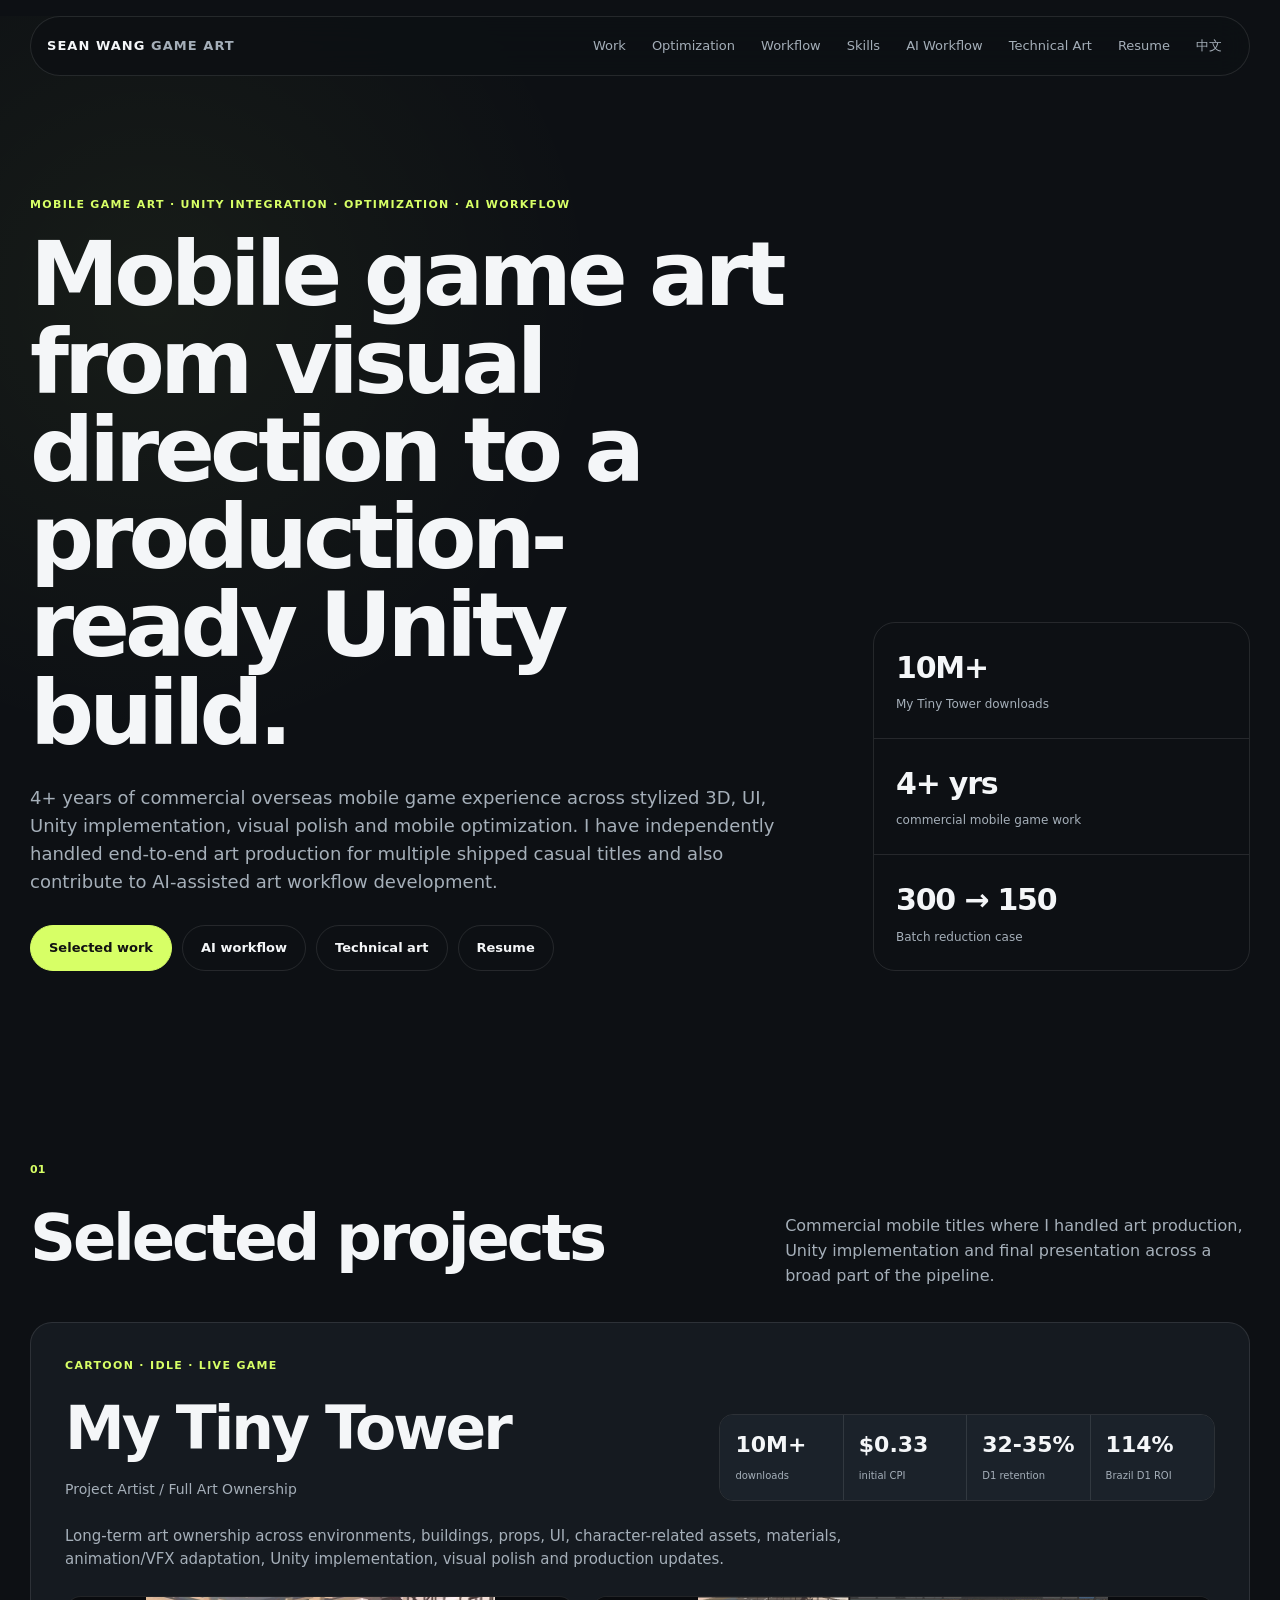
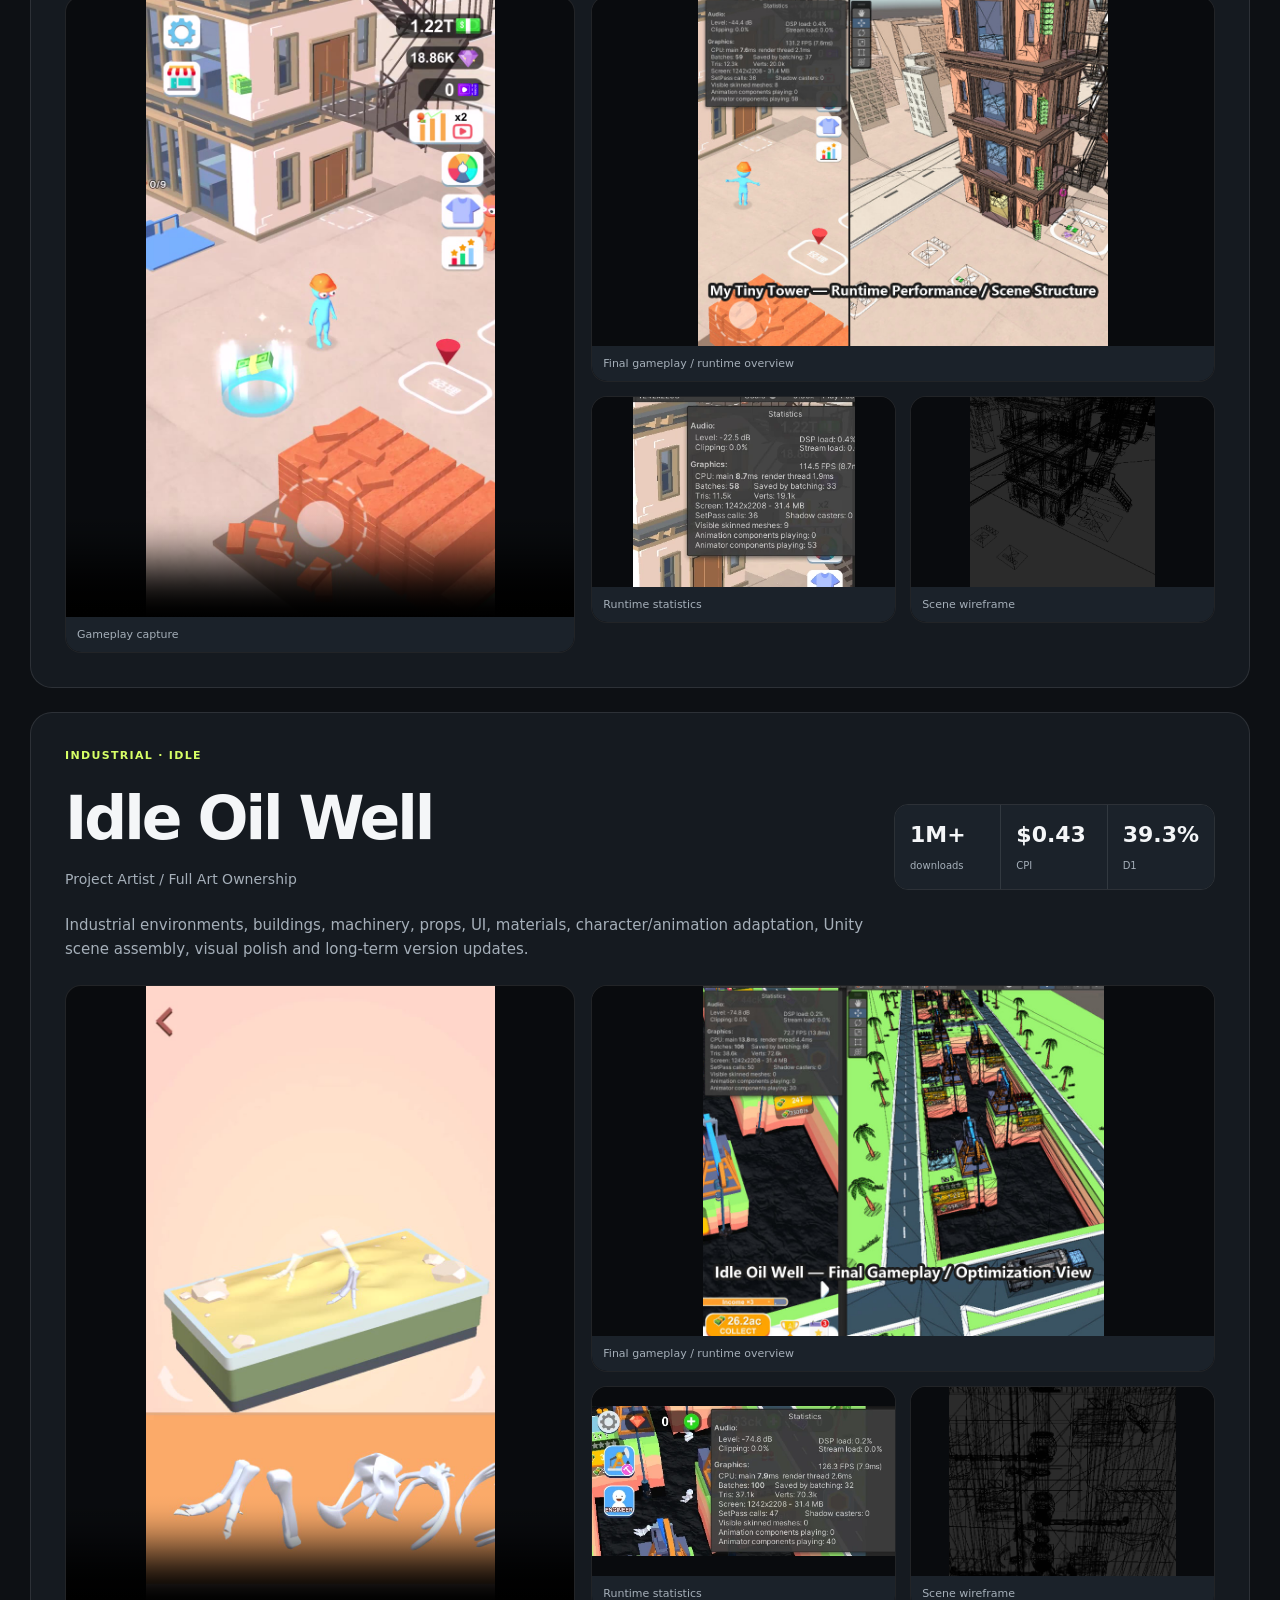
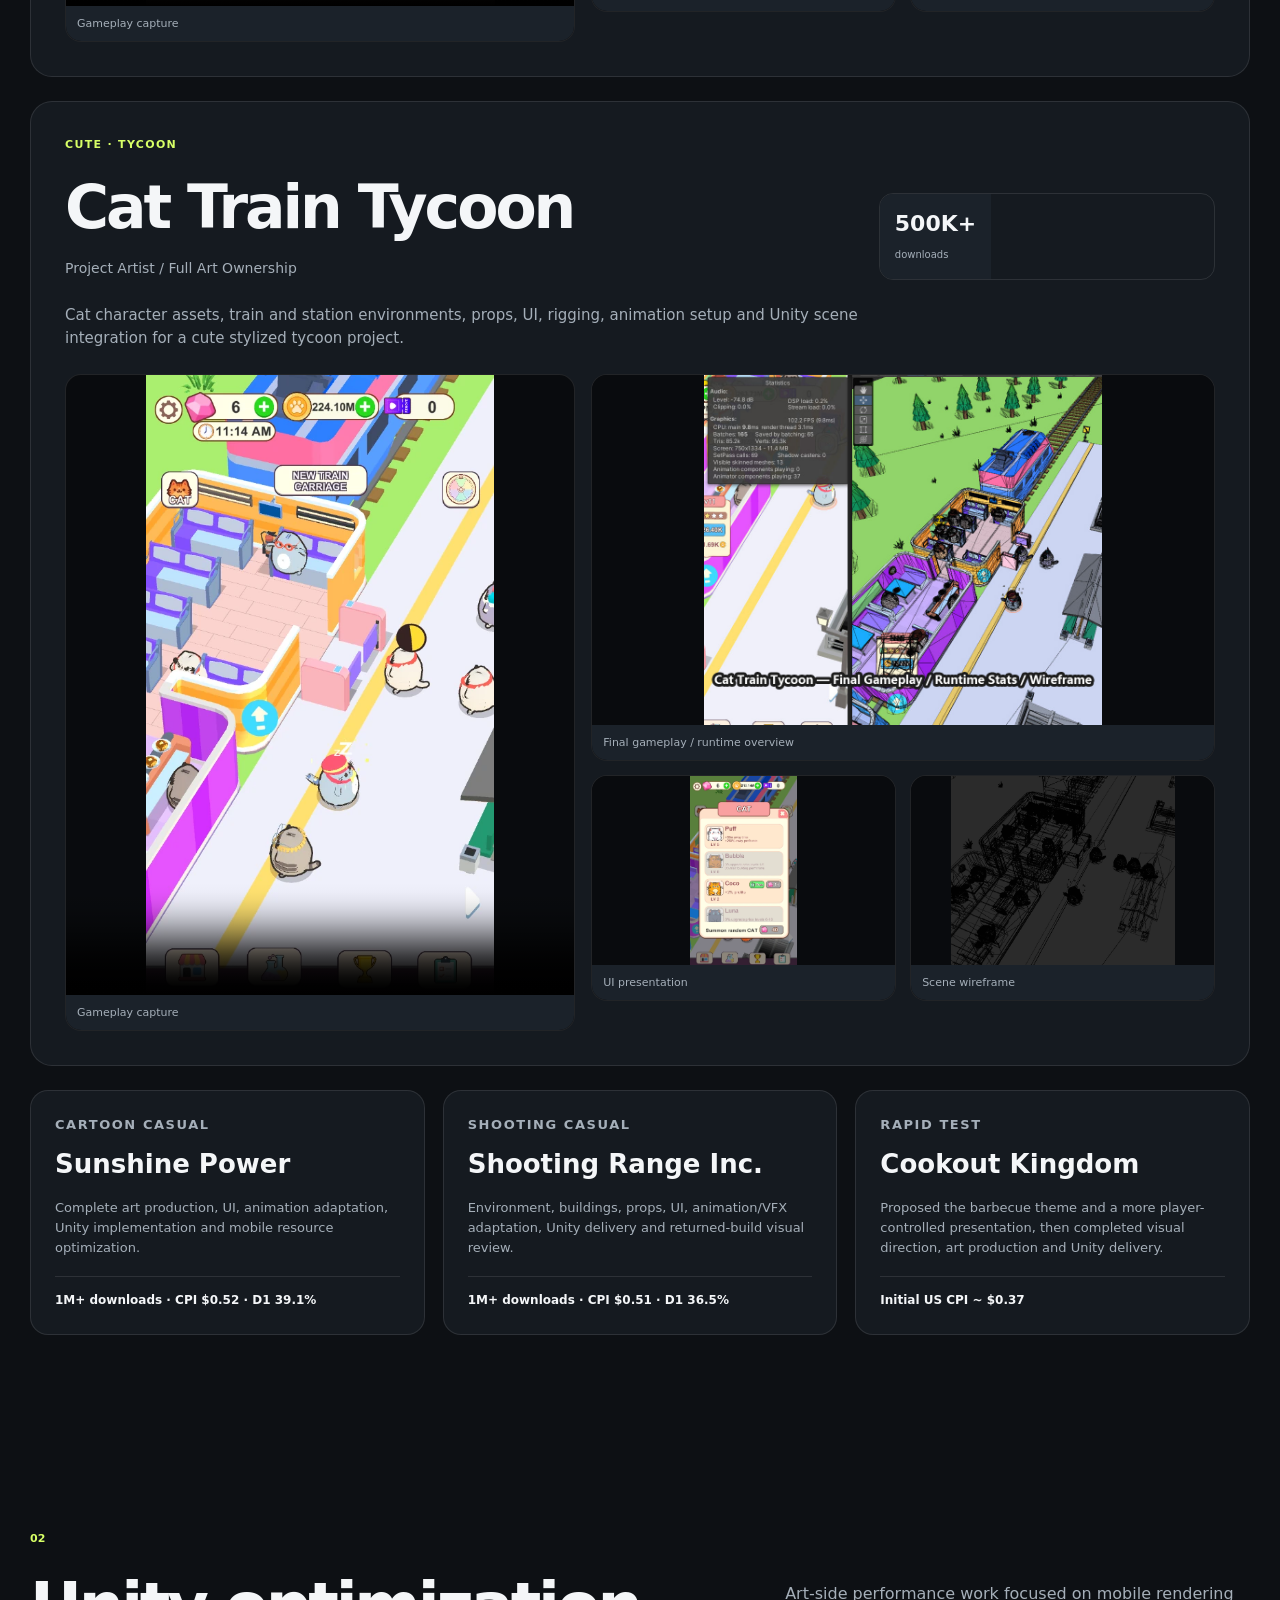
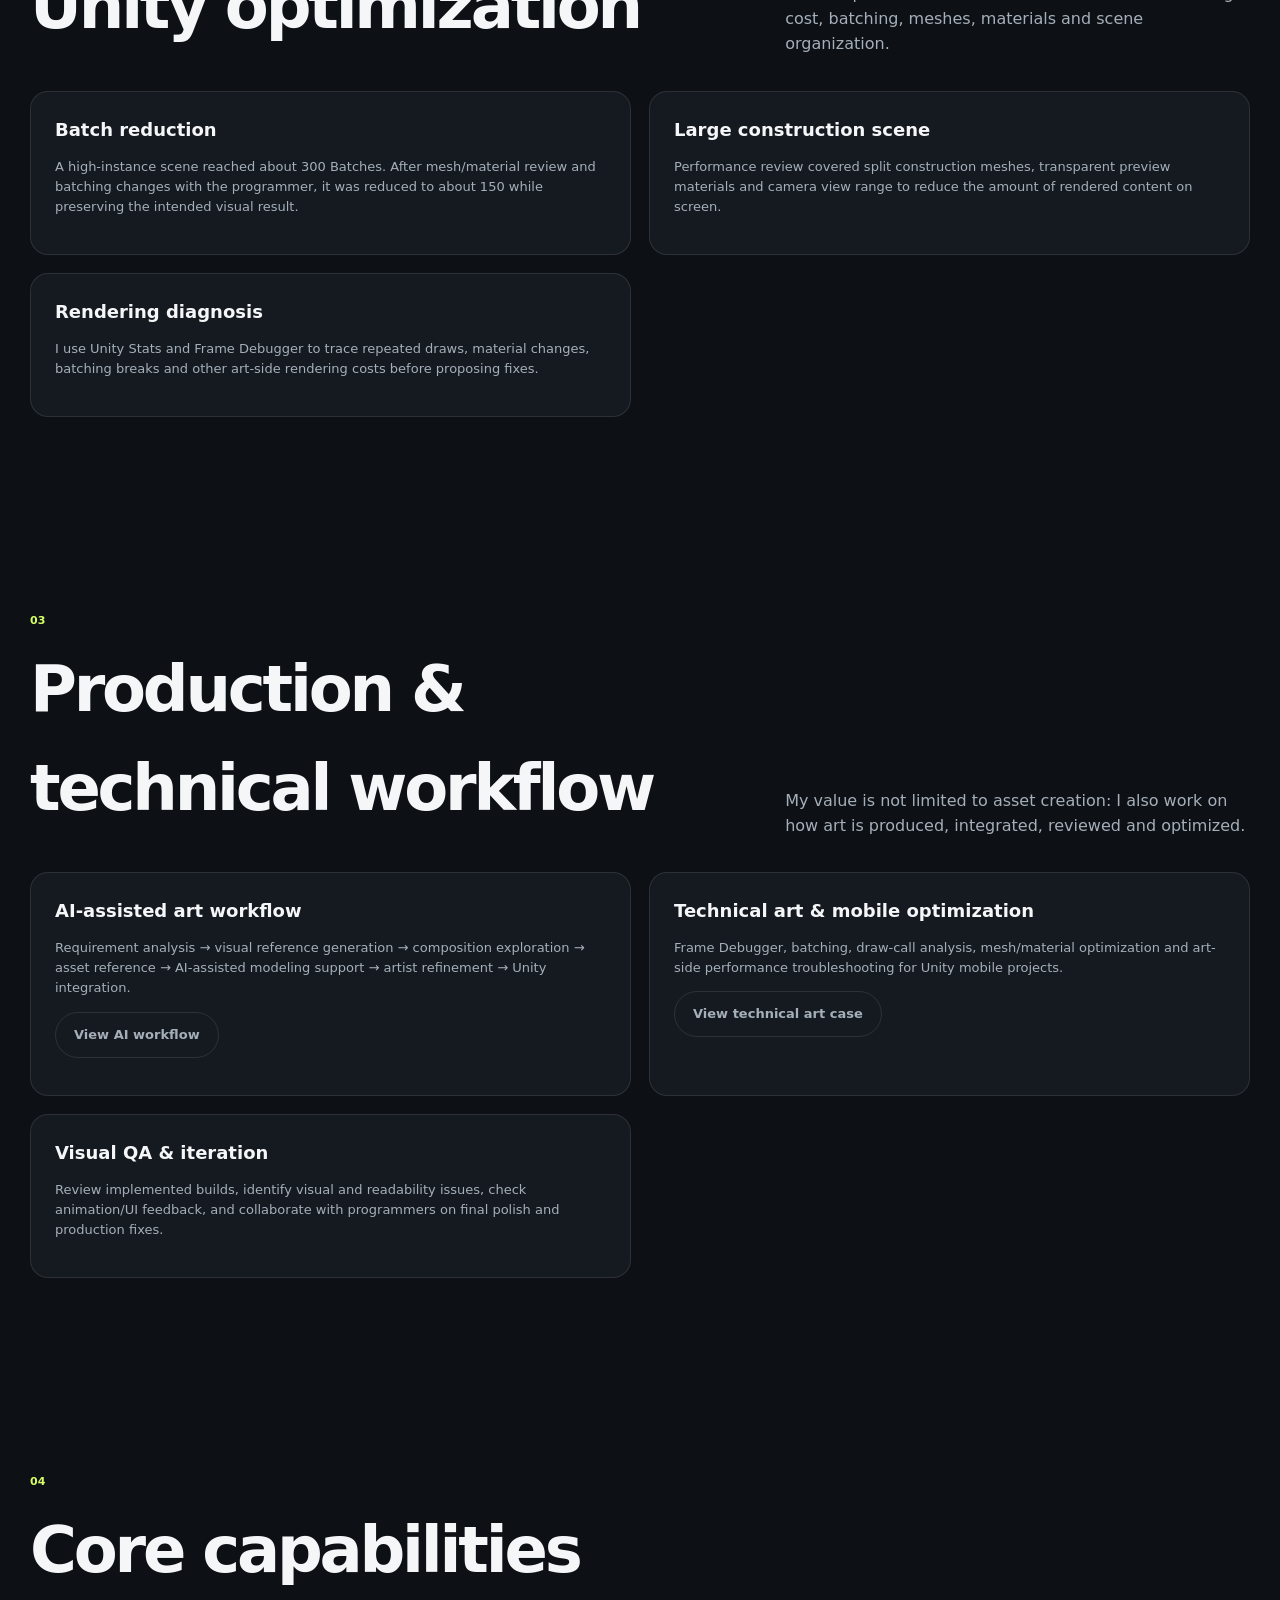
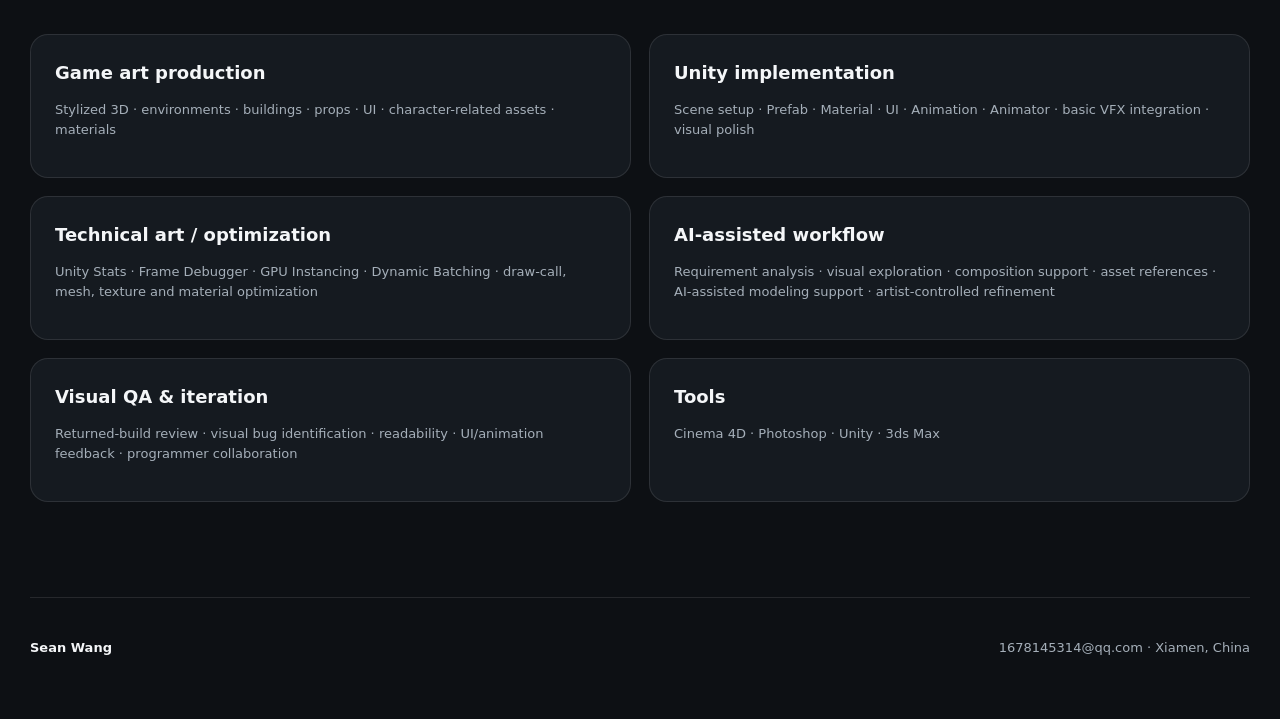
<file: index.html>
<!DOCTYPE html>
<html lang="en">
<head>
  <meta charset="UTF-8" />
  <meta name="viewport" content="width=device-width, initial-scale=1.0" />
  <meta name="description" content="Sean Wang - Mobile Game Artist specializing in stylized 3D, Unity integration, mobile optimization and AI-assisted art workflows for commercial casual games." />
  <meta name="theme-color" content="#0d1014" />
  <title>Sean Wang - Mobile Game Artist | Unity Integration, Optimization & AI Workflow</title>
  <link rel="stylesheet" href="styles.css" />
</head>
<body>
  <header class="topbar shell">
    <a class="brand" href="#top">SEAN WANG <span>GAME ART</span></a>
    <button class="menu-toggle" aria-label="Toggle navigation" aria-expanded="false"><span></span><span></span></button>
    <nav class="nav-links">
      <a href="#work">Work</a><a href="#optimization">Optimization</a><a href="#workflow">Workflow</a><a href="#skills">Skills</a>
      <a href="ai-workflow.html">AI Workflow</a><a href="technical-art.html">Technical Art</a>
      <a href="Sean_Wang_3D_Game_Generalist_Resume.pdf" target="_blank" rel="noopener">Resume</a>
      <a href="https://xbin1678145314-spec.github.io/portfolio-cn/">中文</a>
    </nav>
  </header>

  <main id="top">
    <section class="hero shell">
      <div class="hero-copy">
        <p class="kicker">MOBILE GAME ART · UNITY INTEGRATION · OPTIMIZATION · AI WORKFLOW</p>
        <h1>Mobile game art from visual direction to a production-ready Unity build.</h1>
        <p class="lede">4+ years of commercial overseas mobile game experience across stylized 3D, UI, Unity implementation, visual polish and mobile optimization. I have independently handled end-to-end art production for multiple shipped casual titles and also contribute to AI-assisted art workflow development.</p>
        <div class="hero-actions"><a class="btn primary" href="#work">Selected work</a><a class="btn" href="ai-workflow.html">AI workflow</a><a class="btn" href="technical-art.html">Technical art</a><a class="btn" href="Sean_Wang_3D_Game_Generalist_Resume.pdf" target="_blank">Resume</a></div>
      </div>
      <div class="hero-facts">
        <div><strong>10M+</strong><span>My Tiny Tower downloads</span></div>
        <div><strong>4+ yrs</strong><span>commercial mobile game work</span></div>
        <div><strong>300 → 150</strong><span>Batch reduction case</span></div>
      </div>
    </section>

    <section class="section shell" id="work">
      <div class="section-head"><div><span>01</span><h2>Selected projects</h2></div><p>Commercial mobile titles where I handled art production, Unity implementation and final presentation across a broad part of the pipeline.</p></div>

      <article class="project flagship">
        <div class="project-intro">
          <div><p class="eyebrow">CARTOON · IDLE · LIVE GAME</p><h3>My Tiny Tower</h3><p class="role">Project Artist / Full Art Ownership</p></div>
          <div class="kpis"><div><strong>10M+</strong><span>downloads</span></div><div><strong>$0.33</strong><span>initial CPI</span></div><div><strong>32-35%</strong><span>D1 retention</span></div><div><strong>114%</strong><span>Brazil D1 ROI</span></div></div>
        </div>
        <p class="project-desc">Long-term art ownership across environments, buildings, props, UI, character-related assets, materials, animation/VFX adaptation, Unity implementation, visual polish and production updates.</p>
        <div class="media-feature">
          <figure class="video-card"><video controls muted playsinline preload="metadata" poster="assets/my-tiny-tower-gameplay-poster.jpg"><source src="assets/my-tiny-tower-gameplay.mp4" type="video/mp4"></video><figcaption>Gameplay capture</figcaption></figure>
          <div class="image-grid">
            <figure><a href="assets/tiny-tower-proof.jpg" target="_blank"><img src="assets/tiny-tower-proof.jpg" alt="My Tiny Tower final gameplay and runtime proof" loading="lazy"></a><figcaption>Final gameplay / runtime overview</figcaption></figure>
            <figure><a href="assets/tiny-tower-performance.webp" target="_blank"><img src="assets/tiny-tower-performance.webp" alt="My Tiny Tower runtime statistics" loading="lazy"></a><figcaption>Runtime statistics</figcaption></figure>
            <figure><a href="assets/tiny-tower-wireframe.webp" target="_blank"><img src="assets/tiny-tower-wireframe.webp" alt="My Tiny Tower wireframe" loading="lazy"></a><figcaption>Scene wireframe</figcaption></figure>
          </div>
        </div>
      </article>

      <article class="project">
        <div class="project-intro"><div><p class="eyebrow">INDUSTRIAL · IDLE</p><h3>Idle Oil Well</h3><p class="role">Project Artist / Full Art Ownership</p></div><div class="kpis compact"><div><strong>1M+</strong><span>downloads</span></div><div><strong>$0.43</strong><span>CPI</span></div><div><strong>39.3%</strong><span>D1</span></div></div></div>
        <p class="project-desc">Industrial environments, buildings, machinery, props, UI, materials, character/animation adaptation, Unity scene assembly, visual polish and long-term version updates.</p>
        <div class="media-feature">
          <figure class="video-card"><video controls muted playsinline preload="metadata" poster="assets/idle-oil-gameplay-poster.jpg"><source src="assets/idle-oil-gameplay.mp4" type="video/mp4"></video><figcaption>Gameplay capture</figcaption></figure>
          <div class="image-grid">
            <figure><a href="assets/idle-oil-proof.jpg" target="_blank"><img src="assets/idle-oil-proof.jpg" alt="Idle Oil Well final gameplay and runtime overview" loading="lazy"></a><figcaption>Final gameplay / runtime overview</figcaption></figure>
            <figure><a href="assets/idle-oil-performance.webp" target="_blank"><img src="assets/idle-oil-performance.webp" alt="Idle Oil Well runtime statistics" loading="lazy"></a><figcaption>Runtime statistics</figcaption></figure>
            <figure><a href="assets/idle-oil-wireframe.webp" target="_blank"><img src="assets/idle-oil-wireframe.webp" alt="Idle Oil Well wireframe" loading="lazy"></a><figcaption>Scene wireframe</figcaption></figure>
          </div>
        </div>
      </article>

      <article class="project">
        <div class="project-intro"><div><p class="eyebrow">CUTE · TYCOON</p><h3>Cat Train Tycoon</h3><p class="role">Project Artist / Full Art Ownership</p></div><div class="kpis compact"><div><strong>500K+</strong><span>downloads</span></div></div></div>
        <p class="project-desc">Cat character assets, train and station environments, props, UI, rigging, animation setup and Unity scene integration for a cute stylized tycoon project.</p>
        <div class="media-feature">
          <figure class="video-card"><video controls muted playsinline preload="metadata" poster="assets/cat-train-gameplay.webp"><source src="assets/cat-train-gameplay.mp4" type="video/mp4"></video><figcaption>Gameplay capture</figcaption></figure>
          <div class="image-grid">
            <figure><a href="assets/cat-train-proof.jpg" target="_blank"><img src="assets/cat-train-proof.jpg" alt="Cat Train Tycoon final gameplay and runtime overview" loading="lazy"></a><figcaption>Final gameplay / runtime overview</figcaption></figure>
            <figure><a href="assets/cat-train-ui.webp" target="_blank"><img src="assets/cat-train-ui.webp" alt="Cat Train Tycoon UI" loading="lazy"></a><figcaption>UI presentation</figcaption></figure>
            <figure><a href="assets/cat-train-wireframe.webp" target="_blank"><img src="assets/cat-train-wireframe.webp" alt="Cat Train Tycoon wireframe" loading="lazy"></a><figcaption>Scene wireframe</figcaption></figure>
          </div>
        </div>
      </article>

      <div class="secondary-grid">
        <article class="mini-project"><p class="eyebrow">CARTOON CASUAL</p><h3>Sunshine Power</h3><p>Complete art production, UI, animation adaptation, Unity implementation and mobile resource optimization.</p><div class="mini-kpi">1M+ downloads · CPI $0.52 · D1 39.1%</div></article>
        <article class="mini-project"><p class="eyebrow">SHOOTING CASUAL</p><h3>Shooting Range Inc.</h3><p>Environment, buildings, props, UI, animation/VFX adaptation, Unity delivery and returned-build visual review.</p><div class="mini-kpi">1M+ downloads · CPI $0.51 · D1 36.5%</div></article>
        <article class="mini-project"><p class="eyebrow">RAPID TEST</p><h3>Cookout Kingdom</h3><p>Proposed the barbecue theme and a more player-controlled presentation, then completed visual direction, art production and Unity delivery.</p><div class="mini-kpi">Initial US CPI ~ $0.37</div></article>
      </div>
    </section>

    <section class="section shell" id="optimization">
      <div class="section-head"><div><span>02</span><h2>Unity optimization</h2></div><p>Art-side performance work focused on mobile rendering cost, batching, meshes, materials and scene organization.</p></div>
      <div class="case-grid">
        <article><strong>Batch reduction</strong><p>A high-instance scene reached about 300 Batches. After mesh/material review and batching changes with the programmer, it was reduced to about 150 while preserving the intended visual result.</p></article>
        <article><strong>Large construction scene</strong><p>Performance review covered split construction meshes, transparent preview materials and camera view range to reduce the amount of rendered content on screen.</p></article>
        <article><strong>Rendering diagnosis</strong><p>I use Unity Stats and Frame Debugger to trace repeated draws, material changes, batching breaks and other art-side rendering costs before proposing fixes.</p></article>
      </div>
    </section>

    <section class="section shell" id="workflow">
      <div class="section-head"><div><span>03</span><h2>Production & technical workflow</h2></div><p>My value is not limited to asset creation: I also work on how art is produced, integrated, reviewed and optimized.</p></div>
      <div class="case-grid">
        <article><strong>AI-assisted art workflow</strong><p>Requirement analysis → visual reference generation → composition exploration → asset reference → AI-assisted modeling support → artist refinement → Unity integration.</p><p><a class="btn" href="ai-workflow.html">View AI workflow</a></p></article>
        <article><strong>Technical art & mobile optimization</strong><p>Frame Debugger, batching, draw-call analysis, mesh/material optimization and art-side performance troubleshooting for Unity mobile projects.</p><p><a class="btn" href="technical-art.html">View technical art case</a></p></article>
        <article><strong>Visual QA & iteration</strong><p>Review implemented builds, identify visual and readability issues, check animation/UI feedback, and collaborate with programmers on final polish and production fixes.</p></article>
      </div>
    </section>

    <section class="section shell" id="skills">
      <div class="section-head"><div><span>04</span><h2>Core capabilities</h2></div></div>
      <div class="skills-grid">
        <div><strong>Game art production</strong><p>Stylized 3D · environments · buildings · props · UI · character-related assets · materials</p></div>
        <div><strong>Unity implementation</strong><p>Scene setup · Prefab · Material · UI · Animation · Animator · basic VFX integration · visual polish</p></div>
        <div><strong>Technical art / optimization</strong><p>Unity Stats · Frame Debugger · GPU Instancing · Dynamic Batching · draw-call, mesh, texture and material optimization</p></div>
        <div><strong>AI-assisted workflow</strong><p>Requirement analysis · visual exploration · composition support · asset references · AI-assisted modeling support · artist-controlled refinement</p></div>
        <div><strong>Visual QA & iteration</strong><p>Returned-build review · visual bug identification · readability · UI/animation feedback · programmer collaboration</p></div>
        <div><strong>Tools</strong><p>Cinema 4D · Photoshop · Unity · 3ds Max</p></div>
      </div>
    </section>

    <footer class="shell"><strong>Sean Wang</strong><span>1678145314@qq.com · Xiamen, China</span></footer>
  </main>
  <script src="script.js"></script>
</body>
</html>
</file>
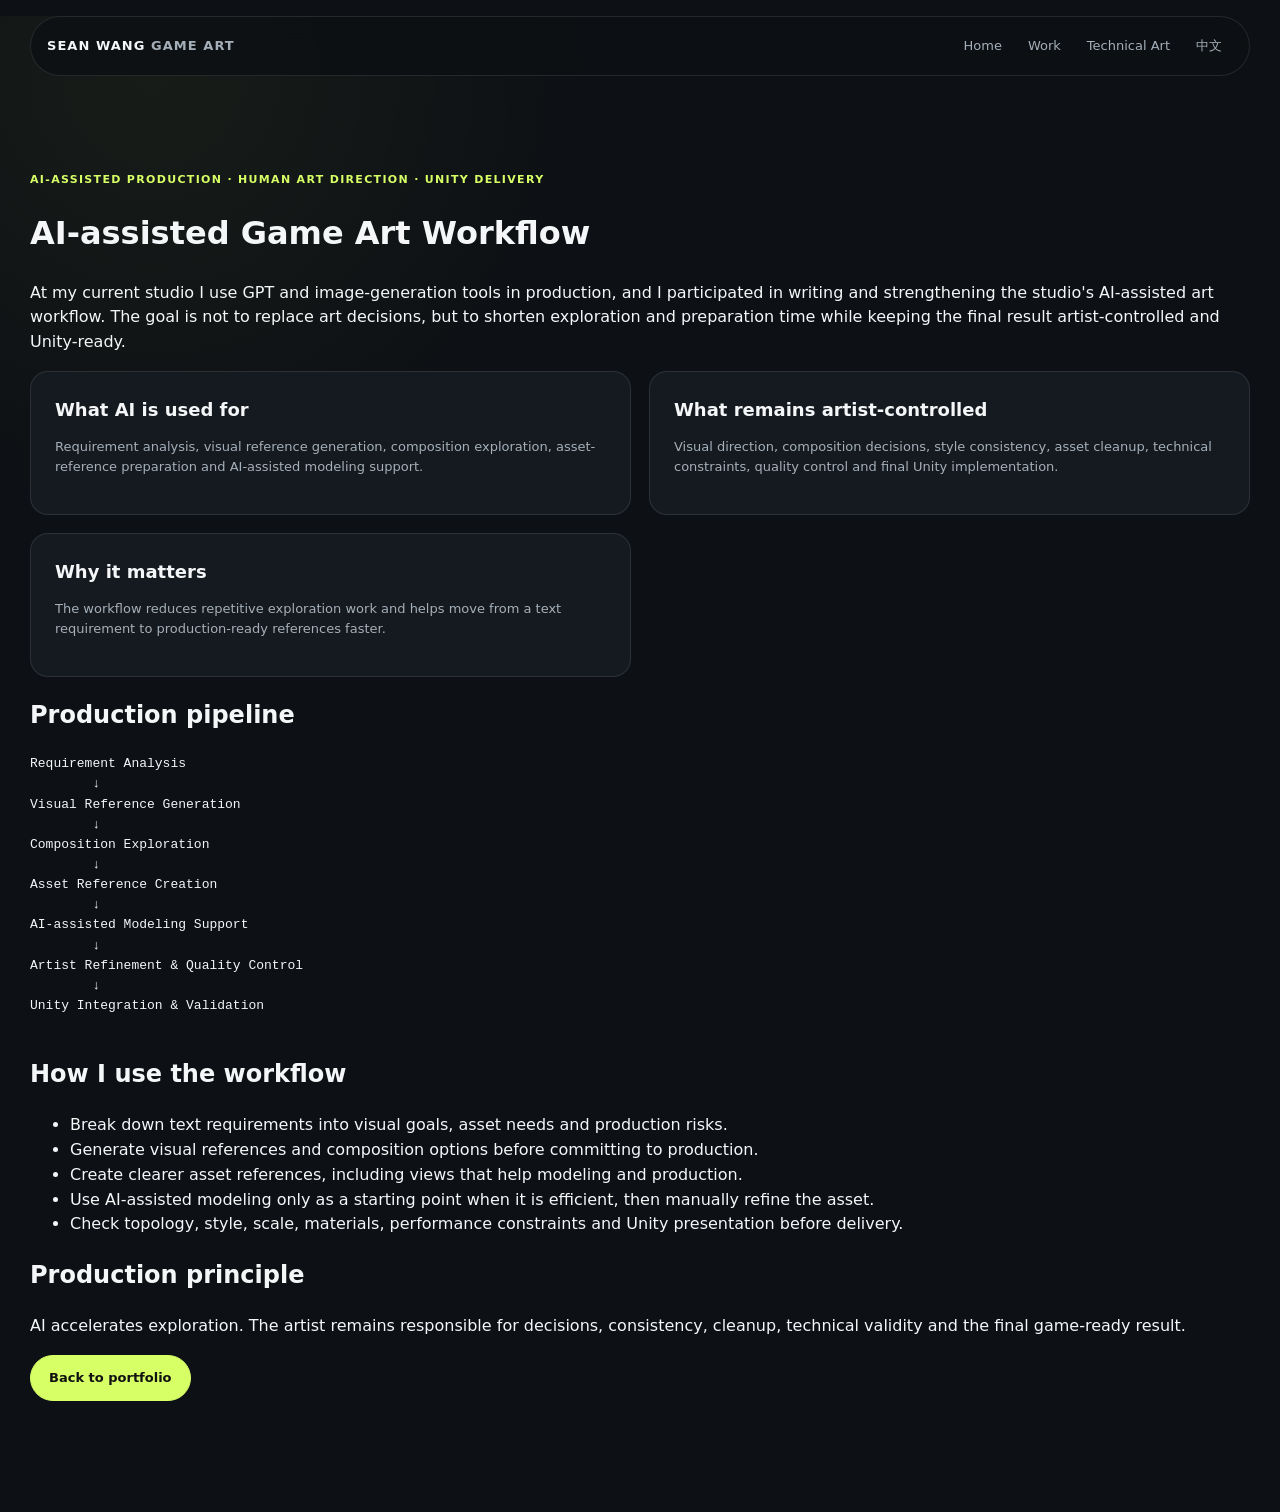
<file: ai-workflow.html>
<!DOCTYPE html>
<html lang="en">
<head>
<meta charset="UTF-8">
<meta name="viewport" content="width=device-width, initial-scale=1.0">
<meta name="description" content="Sean Wang - AI-assisted game art workflow for requirement analysis, visual exploration, asset references, modeling support and Unity delivery." />
<title>AI-assisted Art Workflow | Sean Wang</title>
<link rel="stylesheet" href="styles.css">
</head>
<body>
<header class="topbar shell">
  <a class="brand" href="index.html#top">SEAN WANG <span>GAME ART</span></a>
  <button class="menu-toggle" aria-label="Toggle navigation" aria-expanded="false"><span></span><span></span></button>
  <nav class="nav-links"><a href="index.html">Home</a><a href="index.html#work">Work</a><a href="technical-art.html">Technical Art</a><a href="https://xbin1678145314-spec.github.io/portfolio-cn/ai-workflow.html">中文</a></nav>
</header>
<main class="section shell">
  <p class="kicker">AI-ASSISTED PRODUCTION · HUMAN ART DIRECTION · UNITY DELIVERY</p>
  <h1>AI-assisted Game Art Workflow</h1>
  <p>At my current studio I use GPT and image-generation tools in production, and I participated in writing and strengthening the studio's AI-assisted art workflow. The goal is not to replace art decisions, but to shorten exploration and preparation time while keeping the final result artist-controlled and Unity-ready.</p>

  <div class="case-grid">
    <article><strong>What AI is used for</strong><p>Requirement analysis, visual reference generation, composition exploration, asset-reference preparation and AI-assisted modeling support.</p></article>
    <article><strong>What remains artist-controlled</strong><p>Visual direction, composition decisions, style consistency, asset cleanup, technical constraints, quality control and final Unity implementation.</p></article>
    <article><strong>Why it matters</strong><p>The workflow reduces repetitive exploration work and helps move from a text requirement to production-ready references faster.</p></article>
  </div>

  <h2>Production pipeline</h2>
  <pre>
Requirement Analysis
        ↓
Visual Reference Generation
        ↓
Composition Exploration
        ↓
Asset Reference Creation
        ↓
AI-assisted Modeling Support
        ↓
Artist Refinement & Quality Control
        ↓
Unity Integration & Validation
  </pre>

  <h2>How I use the workflow</h2>
  <ul>
    <li>Break down text requirements into visual goals, asset needs and production risks.</li>
    <li>Generate visual references and composition options before committing to production.</li>
    <li>Create clearer asset references, including views that help modeling and production.</li>
    <li>Use AI-assisted modeling only as a starting point when it is efficient, then manually refine the asset.</li>
    <li>Check topology, style, scale, materials, performance constraints and Unity presentation before delivery.</li>
  </ul>

  <h2>Production principle</h2>
  <p>AI accelerates exploration. The artist remains responsible for decisions, consistency, cleanup, technical validity and the final game-ready result.</p>

  <p><a class="btn primary" href="index.html#workflow">Back to portfolio</a></p>
</main>
<script src="script.js"></script>
</body>
</html>
</file>
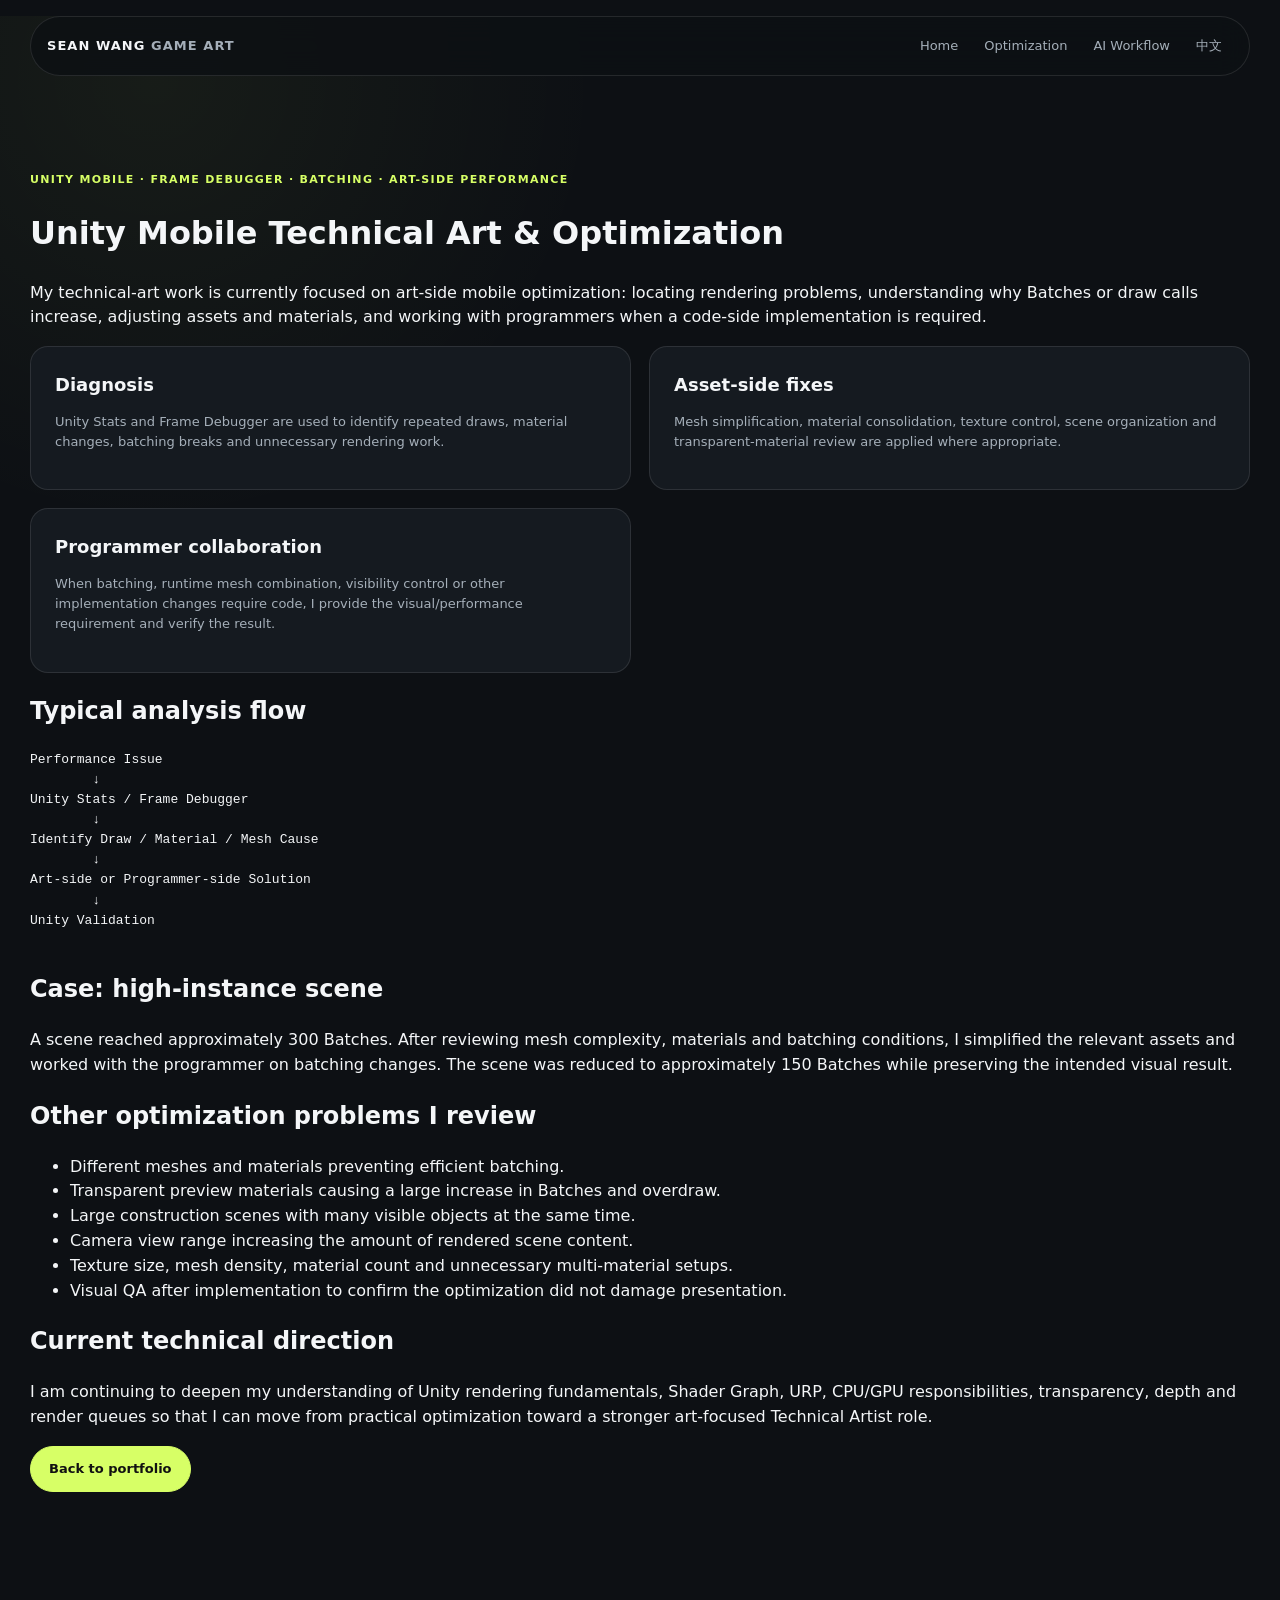
<file: technical-art.html>
<!DOCTYPE html>
<html lang="en">
<head>
<meta charset="UTF-8">
<meta name="viewport" content="width=device-width, initial-scale=1.0">
<meta name="description" content="Sean Wang - Unity mobile technical art and optimization case covering Frame Debugger, batching, draw calls, meshes, materials and performance troubleshooting." />
<title>Technical Art & Unity Optimization | Sean Wang</title>
<link rel="stylesheet" href="styles.css">
</head>
<body>
<header class="topbar shell">
  <a class="brand" href="index.html#top">SEAN WANG <span>GAME ART</span></a>
  <button class="menu-toggle" aria-label="Toggle navigation" aria-expanded="false"><span></span><span></span></button>
  <nav class="nav-links"><a href="index.html">Home</a><a href="index.html#optimization">Optimization</a><a href="ai-workflow.html">AI Workflow</a><a href="https://xbin1678145314-spec.github.io/portfolio-cn/technical-art.html">中文</a></nav>
</header>
<main class="section shell">
  <p class="kicker">UNITY MOBILE · FRAME DEBUGGER · BATCHING · ART-SIDE PERFORMANCE</p>
  <h1>Unity Mobile Technical Art & Optimization</h1>
  <p>My technical-art work is currently focused on art-side mobile optimization: locating rendering problems, understanding why Batches or draw calls increase, adjusting assets and materials, and working with programmers when a code-side implementation is required.</p>

  <div class="case-grid">
    <article><strong>Diagnosis</strong><p>Unity Stats and Frame Debugger are used to identify repeated draws, material changes, batching breaks and unnecessary rendering work.</p></article>
    <article><strong>Asset-side fixes</strong><p>Mesh simplification, material consolidation, texture control, scene organization and transparent-material review are applied where appropriate.</p></article>
    <article><strong>Programmer collaboration</strong><p>When batching, runtime mesh combination, visibility control or other implementation changes require code, I provide the visual/performance requirement and verify the result.</p></article>
  </div>

  <h2>Typical analysis flow</h2>
  <pre>
Performance Issue
        ↓
Unity Stats / Frame Debugger
        ↓
Identify Draw / Material / Mesh Cause
        ↓
Art-side or Programmer-side Solution
        ↓
Unity Validation
  </pre>

  <h2>Case: high-instance scene</h2>
  <p>A scene reached approximately 300 Batches. After reviewing mesh complexity, materials and batching conditions, I simplified the relevant assets and worked with the programmer on batching changes. The scene was reduced to approximately 150 Batches while preserving the intended visual result.</p>

  <h2>Other optimization problems I review</h2>
  <ul>
    <li>Different meshes and materials preventing efficient batching.</li>
    <li>Transparent preview materials causing a large increase in Batches and overdraw.</li>
    <li>Large construction scenes with many visible objects at the same time.</li>
    <li>Camera view range increasing the amount of rendered scene content.</li>
    <li>Texture size, mesh density, material count and unnecessary multi-material setups.</li>
    <li>Visual QA after implementation to confirm the optimization did not damage presentation.</li>
  </ul>

  <h2>Current technical direction</h2>
  <p>I am continuing to deepen my understanding of Unity rendering fundamentals, Shader Graph, URP, CPU/GPU responsibilities, transparency, depth and render queues so that I can move from practical optimization toward a stronger art-focused Technical Artist role.</p>

  <p><a class="btn primary" href="index.html#optimization">Back to portfolio</a></p>
</main>
<script src="script.js"></script>
</body>
</html>
</file>
<file: styles.css>
:root{--bg:#0d1014;--surface:#151a20;--surface2:#1b222a;--line:rgba(255,255,255,.1);--text:#f4f6f8;--muted:#a5afb9;--accent:#d7ff66;--max:1220px;--r:22px}*{box-sizing:border-box}html{scroll-behavior:smooth;background:var(--bg)}body{margin:0;background:radial-gradient(circle at 12% 4%,rgba(215,255,102,.05),transparent 28rem),var(--bg);color:var(--text);font-family:Inter,system-ui,-apple-system,"Segoe UI",sans-serif;line-height:1.55}a{color:inherit;text-decoration:none}img,video{display:block;width:100%;max-width:100%}.shell{width:min(calc(100% - 40px),var(--max));margin-inline:auto}.topbar{position:sticky;top:16px;z-index:20;margin-top:16px;min-height:60px;padding:0 16px;display:flex;align-items:center;justify-content:space-between;border:1px solid var(--line);border-radius:999px;background:rgba(13,16,20,.88);backdrop-filter:blur(16px)}.brand{font-size:13px;font-weight:800;letter-spacing:.08em}.brand span{color:var(--muted);font-weight:600}.nav-links{display:flex;gap:4px;align-items:center}.nav-links a{padding:9px 11px;border-radius:999px;color:var(--muted);font-size:13px}.nav-links a:hover{background:rgba(255,255,255,.06);color:var(--text)}.menu-toggle{display:none;background:none;border:0}.hero{padding:120px 0 90px;display:grid;grid-template-columns:1.35fr .65fr;gap:60px;align-items:end}.kicker,.eyebrow{margin:0;color:var(--accent);font-size:11px;font-weight:800;letter-spacing:.12em;text-transform:uppercase}.hero h1{font-size:clamp(52px,7vw,96px);line-height:.98;letter-spacing:-.055em;margin:18px 0 26px;max-width:900px}.lede{max-width:760px;color:var(--muted);font-size:18px}.hero-actions{display:flex;gap:10px;margin-top:30px}.btn{display:inline-flex;align-items:center;justify-content:center;min-height:46px;padding:0 18px;border:1px solid var(--line);border-radius:999px;font-weight:700;font-size:13px}.btn.primary{background:var(--accent);border-color:var(--accent);color:#111}.hero-facts{display:grid;border:1px solid var(--line);border-radius:var(--r);overflow:hidden}.hero-facts div{padding:22px;border-bottom:1px solid var(--line)}.hero-facts div:last-child{border-bottom:0}.hero-facts strong{display:block;font-size:30px;letter-spacing:-.04em}.hero-facts span{font-size:12px;color:var(--muted)}.section{padding:95px 0}.section-head{display:grid;grid-template-columns:1fr .65fr;gap:40px;align-items:end;margin-bottom:34px}.section-head span{color:var(--accent);font-size:11px;font-weight:800}.section-head h2{font-size:clamp(38px,5vw,68px);margin:8px 0 0;letter-spacing:-.05em}.section-head p{margin:0;color:var(--muted)}.project{padding:34px;border:1px solid var(--line);border-radius:var(--r);background:var(--surface);margin-bottom:24px;overflow:hidden}.project-intro{display:grid;grid-template-columns:1fr auto;gap:30px;align-items:end}.project h3{font-size:clamp(36px,4.8vw,60px);margin:8px 0 4px;letter-spacing:-.05em}.role{margin:0;color:var(--muted);font-size:14px}.project-desc{max-width:840px;color:var(--muted);font-size:15px;margin:24px 0}.kpis{display:grid;grid-template-columns:repeat(4,minmax(100px,1fr));border:1px solid var(--line);border-radius:14px;overflow:hidden}.kpis.compact{grid-template-columns:repeat(3,minmax(100px,1fr))}.kpis div{padding:13px 15px;background:var(--surface2);border-right:1px solid var(--line)}.kpis div:last-child{border-right:0}.kpis strong{display:block;font-size:22px}.kpis span{font-size:10px;color:var(--muted)}.media-feature{display:grid;grid-template-columns:.9fr 1.1fr;gap:16px;align-items:start}.video-card,.image-grid figure{margin:0;border:1px solid var(--line);border-radius:16px;overflow:hidden;background:#090b0e}.video-card video{aspect-ratio:9/16;object-fit:contain;max-height:620px}.image-grid{display:grid;grid-template-columns:repeat(2,minmax(0,1fr));gap:14px}.image-grid figure:first-child{grid-column:1/-1}.image-grid img{aspect-ratio:16/10;object-fit:contain;background:#090b0e}.image-grid figure:first-child img{aspect-ratio:16/9}figcaption{padding:9px 11px;font-size:11px;color:var(--muted);background:var(--surface2)}.secondary-grid{display:grid;grid-template-columns:repeat(3,1fr);gap:18px}.mini-project,.case-grid article,.skills-grid>div{padding:24px;border:1px solid var(--line);border-radius:18px;background:var(--surface)}.mini-project h3{font-size:26px;margin:9px 0}.mini-project p,.case-grid p,.skills-grid p{color:var(--muted);font-size:13px}.mini-kpi{margin-top:18px;padding-top:14px;border-top:1px solid var(--line);font-size:12px;font-weight:700}.case-grid{display:grid;grid-template-columns:repeat(2,1fr);gap:18px}.case-grid strong,.skills-grid strong{font-size:18px}.skills-grid{display:grid;grid-template-columns:repeat(2,1fr);gap:18px}footer{padding:40px 0 60px;border-top:1px solid var(--line);display:flex;justify-content:space-between;color:var(--muted);font-size:13px}footer strong{color:var(--text)}@media(max-width:900px){.nav-links{display:none;position:absolute;top:68px;right:0;flex-direction:column;align-items:stretch;padding:10px;background:var(--surface);border:1px solid var(--line);border-radius:14px}.nav-links.open{display:flex}.menu-toggle{display:block;width:42px;height:42px;position:relative}.menu-toggle span{position:absolute;left:10px;right:10px;height:2px;background:var(--text)}.menu-toggle span:first-child{top:15px}.menu-toggle span:last-child{top:24px}.hero,.section-head,.project-intro,.media-feature{grid-template-columns:1fr}.hero{padding-top:80px}.project-intro{align-items:start}.kpis,.kpis.compact{grid-template-columns:repeat(2,1fr)}.secondary-grid{grid-template-columns:1fr}.image-grid{grid-template-columns:1fr}.image-grid figure:first-child{grid-column:auto}.video-card video{aspect-ratio:16/9;max-height:none}.case-grid,.skills-grid{grid-template-columns:1fr}}@media(max-width:560px){.shell{width:min(calc(100% - 24px),var(--max))}.hero h1{font-size:48px}.project{padding:20px}.kpis,.kpis.compact{grid-template-columns:1fr}.kpis div{border-right:0;border-bottom:1px solid var(--line)}.kpis div:last-child{border-bottom:0}.hero-actions{flex-wrap:wrap}footer{flex-direction:column;gap:6px}}
</file>
